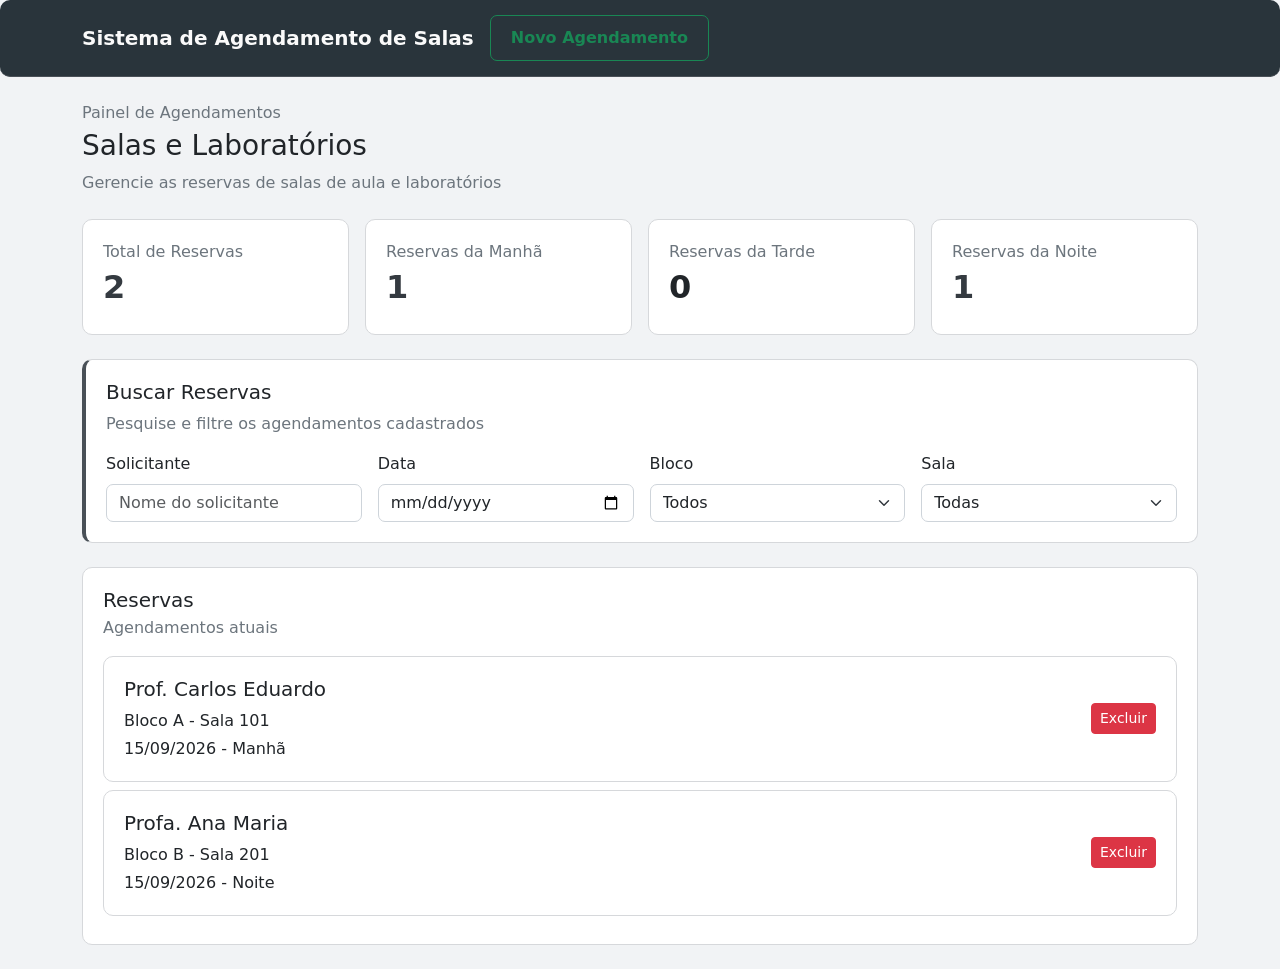
<file: index.html>
<!DOCTYPE html>
<html lang="pt-br">

<head>
    <meta charset="UTF-8">
    <meta name="viewport" content="width=device-width, initial-scale=1.0">
    <title>Sistema de Agendamento de Salas</title>
    <link href="https://cdn.jsdelivr.net/npm/bootstrap@5.3.8/dist/css/bootstrap.min.css" rel="stylesheet">
    <link rel="stylesheet" href="src/css/style.css">
</head>

<body>

    <nav class="navbar navbar-expand-lg border-bottom" data-bs-theme="dark">
        <div class="container">
            <a class="navbar-brand fw-bold neon" href="#">Sistema de Agendamento de Salas</a>
            <button class="navbar-toggler" type="button" data-bs-toggle="collapse" data-bs-target="#navConteudo">
                <span class="navbar-toggler-icon"></span>
            </button>
            <div class="collapse navbar-collapse" id="navConteudo">
                <button class="btn btn-outline-success btn-agendar" type="button"
                    data-bs-toggle="modal" data-bs-target="#modalReserva">
                    Novo Agendamento
                </button>
            </div>
        </div>
    </nav>

    <main class="container py-4">
        <div class="mb-4">
            <p class="text-secondary mb-1">Painel de Agendamentos</p>
            <h1 class="h3">Salas e Laboratórios</h1>
            <p class="text-secondary">Gerencie as reservas de salas de aula e laboratórios</p>
        </div>
        <div class="row g-3 mb-4">
            <div class="col-md-3">
                <div class="card">
                    <div class="card-body">
                        <p class="text-secondary mb-1">Total de Reservas</p>
                        <h2 id="totalReservas">0</h2>
                    </div>
                </div>
            </div>
            <div class="col-md-3">
                <div class="card">
                    <div class="card-body">
                        <p class="text-secondary mb-1">Reservas da Manhã</p>
                        <h2 id="totalManha">0</h2>
                    </div>
                </div>
            </div>
            <div class="col-md-3">
                <div class="card">
                    <div class="card-body">
                        <p class="text-secondary mb-1">Reservas da Tarde</p>
                        <h2 id="totalTarde">0</h2>
                    </div>
                </div>
            </div>
            <div class="col-md-3">
                <div class="card">
                    <div class="card-body">
                        <p class="text-secondary mb-1">Reservas da Noite</p>
                        <h2 id="totalNoite">0</h2>
                    </div>
                </div>
            </div>
        </div>
        <div class="card mb-4" id="buscar">
            <div class="card-body">
                <h2 class="h5">Buscar Reservas</h2>
                <p class="text-secondary">Pesquise e filtre os agendamentos cadastrados</p>
                <div class="row g-3">
                    <div class="col-md-3">
                        <label class="form-label">Solicitante</label>
                        <input type="text" class="form-control" id="filtroNome" placeholder="Nome do solicitante">
                    </div>
                    <div class="col-md-3">
                        <label class="form-label">Data</label>
                        <input type="date" class="form-control" id="filtroData">
                    </div>
                    <div class="col-md-3">
                        <label class="form-label">Bloco</label>
                        <select class="form-select" id="filtroBloco">
                            <option value="">Todos</option>
                        </select>
                    </div>
                    <div class="col-md-3">
                        <label class="form-label">Sala</label>
                        <select class="form-select" id="filtroSala">
                            <option value="">Todas</option>
                        </select>
                    </div>
                </div>
            </div>
        </div>
        <div class="card">
            <div class="card-body">
                <div class="d-flex justify-content-between align-items-center mb-3">
                    <div>
                        <h2 class="h5 mb-1">Reservas</h2>
                        <p class="text-secondary mb-0">Agendamentos atuais</p>
                    </div>
                </div>
                <div id="alertaVazio" class="alert alert-info d-none">
                    Ainda não foram realizadas reservas de salas.
                </div>
                <div id="listaReservas"></div>
            </div>
        </div>
    </main>
    <div class="modal fade" id="modalReserva" tabindex="-1">
        <div class="modal-dialog modal-dialog-centered">
            <div class="modal-content">
                <div class="modal-header">
                    <div>
                        <h5 class="modal-title">Nova Reserva</h5>
                        <small class="text-secondary">Preencha os dados do agendamento</small>
                    </div>
                    <button type="button" class="btn-close" data-bs-dismiss="modal"></button>
                </div>
                <div class="modal-body">
                    <div id="alertaErro" class="alert alert-danger d-none"></div>
                    <form id="formReserva">
                        <div class="mb-3">
                            <label class="form-label">Nome do Solicitante</label>
                            <input type="text" class="form-control" id="solicitante" required>
                        </div>
                        <div class="row">
                            <div class="col-md-6 mb-3">
                                <label class="form-label">Bloco</label>
                                <select class="form-select" id="bloco" required>
                                    <option value="">Selecione</option>
                                </select>
                            </div>
                            <div class="col-md-6 mb-3">
                                <label class="form-label">Sala</label>
                                <select class="form-select" id="sala" required>
                                    <option value="">Selecione o bloco</option>
                                </select>
                            </div>
                        </div>
                        <div class="mb-3">
                            <label class="form-label">Data da Reserva</label>
                            <input type="date" class="form-control" id="data" required>
                        </div>
                        <div class="mb-3">
                            <label class="form-label">Turno</label>
                            <select class="form-select" id="turno" required>
                                <option value="">Selecione</option>
                                <option value="Manhã">Manhã</option>
                                <option value="Tarde">Tarde</option>
                                <option value="Noite">Noite</option>
                            </select>
                        </div>
                        <div class="d-flex gap-2">
                            <button type="button" class="btn btn-outline-secondary w-50" data-bs-dismiss="modal">
                                Cancelar
                            </button>
                            <button type="submit" class="btn btn-dark w-50">
                                Reservar
                            </button>
                        </div>
                    </form>
                </div>
            </div>
        </div>
    </div>

    <script src="https://cdn.jsdelivr.net/npm/bootstrap@5.3.8/dist/js/bootstrap.bundle.min.js"></script>
    <script type="module" src="src/app.js"></script>

</body>

</html>
</file>
<file: src/css/style.css>
body {
    background-color: #f1f3f5;
    color: #212529;
}

.navbar {
    background-color: #29343b;
    padding: 15px 0;
    border-radius: 10px;
}

.navbar-brand {
    color: rgb(250, 250, 250);
}

.navbar-brand:hover {
    color: #ffffff;
}

.btn-agendar{
   border-radius: 7px;
   padding: 10px 20px;
   font-weight: 600;

}

main {
    max-width: 1100px;
}

h2 {
    font-weight: 600;
}

.card {
    border: 1px solid #d6d8db;
    border-radius: 10px;
    background-color: #ffffff;
}

.card-body {
    padding: 20px;
}

.row .card {
    transition: 0.2s;
}

.row .card:hover {
    border-color: #adb5bd;
}

#totalReservas,
#totalManha,
#totalNoite {
    font-size: 32px;
    font-weight: bold;
    color: #343a40;
}

.form-control,
.form-select {
    border-radius: 7px;
    border: 1px solid #ced4da;
}

.form-control:focus,
.form-select:focus {
    border-color: #6c757d;
    box-shadow: 0 0 0 3px rgba(108, 117, 125, 0.15);
}

.btn-dark {
    background-color: #343a40;
    border-color: #343a40;
}

.btn-dark:hover {
    background-color: #212529;
    border-color: #212529;
}

#buscar {
    border-left: 4px solid #495057;
}

#listaReservas .reserva-card {
    background-color: #f8f9fa;
    border: 1px solid #dee2e6;
    border-radius: 8px;
    padding: 15px;
    margin-bottom: 10px;
}

#listaReservas .reserva-card:hover {
    background-color: #f1f3f5;
}

.modal-content {
    border-radius: 12px;
    border: none;
}

.modal-header {
    background-color: #f8f9fa;
}

.alert-info {
    background-color: #e9ecef;
    border-color: #ced4da;
    color: #495057;
}

@media (max-width: 900px) {
    main {
        padding-left: 400px;
        padding-right: 400px;
    }

    .navbar form {
        margin-top: 15px;
        width: 100%;
    }

    .navbar form input {
        width: 100%;
    }
}

.neon {
    transition: 0.3s;
}

.neon:hover {
    color: #1b913e;
    text-shadow:
        0 0 5px #e3ebe5,
        0 0 10px #e3ebe5,
        0 0 20px #e3ebe5,
    }
</file>
